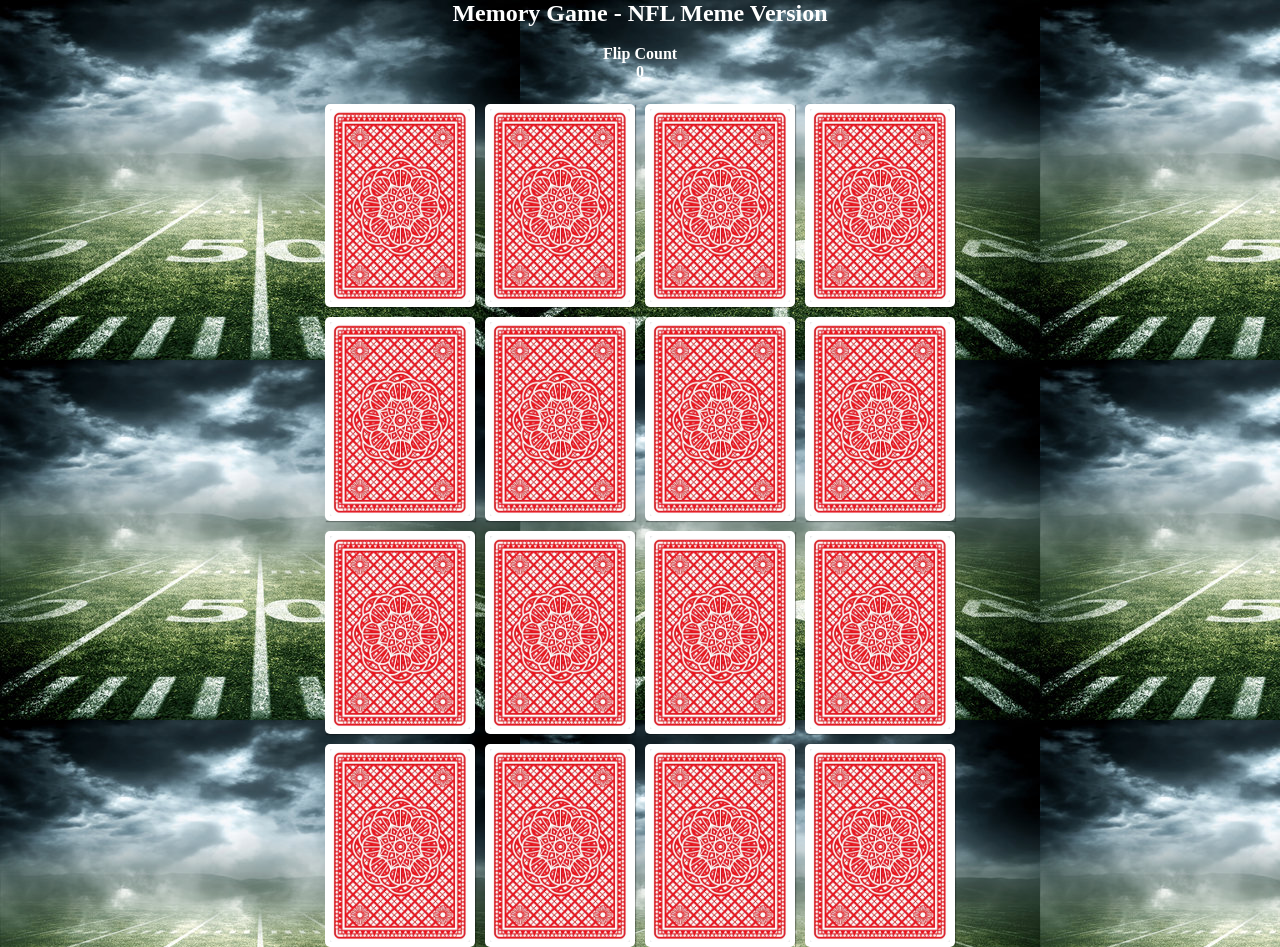
<file: index.html>
<!DOCTYPE html>
<html>
    <head>
        <meta charset="UTF-8">
        <title>Memory Game Project</title>
        <link rel="stylesheet" href="style.css">
    
    </head>
<body>
    <section class="game-info">
        <h2>Memory Game - NFL Meme Version</h2>
        <br>
        <h4>Flip Count</h4>
        <h4 id="flip-counter">0</h4>
    </section>
    <br>
       <section class="memory-game">
        <div class="memory-card" data-framework="meme1">
            <img class="front-face" src="Imagescopy/image1.png" alt="meme1"/>
            <img class="back-face" src="Imagescopy/Card front.png" alt="playCard"/>
        </div>
        <div class="memory-card" data-framework="meme1">
            <img class="front-face" src="Imagescopy/image1.png" alt="meme1" />
            <img class="back-face" src="Imagescopy/Card front.png" alt="playCard"/>
        </div>
        <div class="memory-card" data-framework="meme2">
            <img class="front-face" src="Imagescopy/image2.png" alt="meme2"/>
            <img class="back-face" src="Imagescopy/Card front.png" alt="playCard"/>
        </div>
        <div class="memory-card" data-framework="meme2">
            <img class="front-face" src="Imagescopy/image2.png" alt="meme2"/>
            <img class="back-face" src="Imagescopy/Card front.png" alt="playCard"/>
        </div>
        <div class="memory-card" data-framework="meme3">
            <img class="front-face" src="Imagescopy/image3.png" alt="meme3"/>
            <img class="back-face" src="Imagescopy/Card front.png" alt="playCard"/>
        </div>
        <div class="memory-card" data-framework="meme3">
            <img class="front-face" src="Imagescopy/image3.png" alt="meme3"/>
            <img class="back-face" src="Imagescopy/Card front.png" alt="playCard"/>
        </div>
        <div class="memory-card" data-framework="meme4">
            <img class="front-face" src="Imagescopy/image4.png" alt="meme4"/>
            <img class="back-face" src="Imagescopy/Card front.png" alt="playCard"/>
        </div>
        <div class="memory-card" data-framework="meme4">
            <img class="front-face" src="Imagescopy/image4.png" alt="meme4"/>
            <img class="back-face" src="Imagescopy/Card front.png" alt="playCard"/>
        </div>
        <div class="memory-card" data-framework="meme1">
            <img class="front-face" src="Imagescopy/image1.png" alt="meme1"/>
            <img class="back-face" src="Imagescopy/Card front.png" alt="playCard"/>
        </div>
        <div class="memory-card" data-framework="meme1">
            <img class="front-face" src="Imagescopy/image1.png" alt="meme1"/>
            <img class="back-face" src="Imagescopy/Card front.png" alt="playCard"/>
        </div>
        <div class="memory-card" data-framework="meme2">
            <img class="front-face" src="Imagescopy/image2.png" alt="meme2"/>
            <img class="back-face" src="Imagescopy/Card front.png" alt="playCard"/>
        </div>
        <div class="memory-card" data-framework="meme2">
            <img class="front-face" src="Imagescopy/image2.png" alt="meme2" />
            <img class="back-face" src="Imagescopy/Card front.png" alt="playCard"/>
        </div>
        <div class="memory-card" data-framework="meme3">
            <img class="front-face" src="Imagescopy/image3.png" alt="meme3"/>
            <img class="back-face" src="Imagescopy/Card front.png" alt="playCard"/>
        </div>
        <div class="memory-card" data-framework="meme3">
            <img class="front-face" src="Imagescopy/image3.png" alt="meme3" />
            <img class="back-face" src="Imagescopy/Card front.png" alt="playCard"/>
        </div>
        <div class="memory-card" data-framework="meme4">
            <img class="front-face" src="Imagescopy/image4.png" alt="meme4" />
            <img class="back-face" src="Imagescopy/Card front.png" alt="playCard"/>
        </div>
        <div class="memory-card" data-framework="meme4">
            <img class="front-face" src="Imagescopy/image4.png" alt="meme4" />
            <img class="back-face" src="Imagescopy/Card front.png" alt="playCard"/>
        </div>
       </section>
       <script src="script.js"></script>
    </body>
</html>
</file>
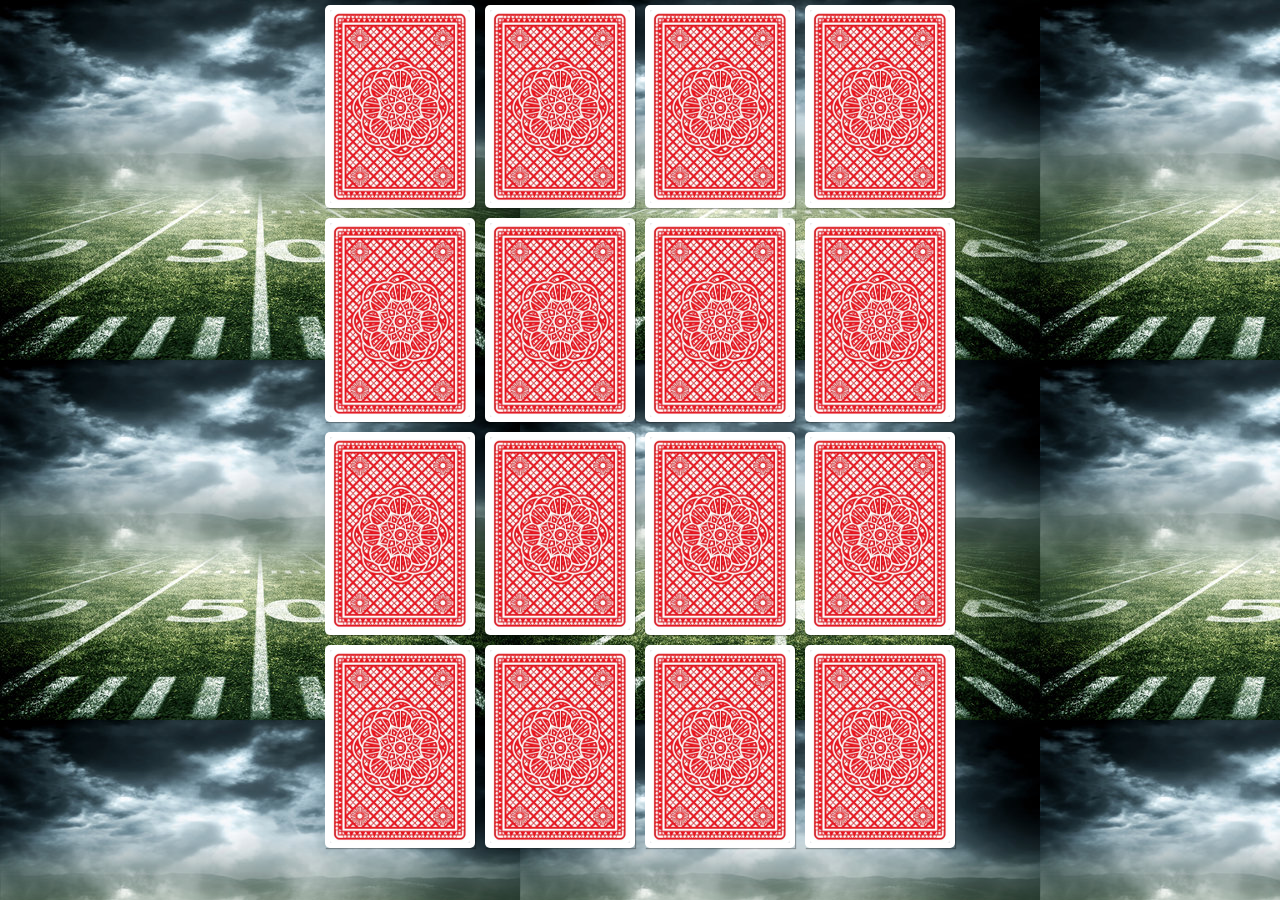
<file: memory.html>
<!DOCTYPE html>
<html>
    <head>
        <meta charset="UTF-8">
        <title>Memory Game Project</title>
        <link rel="stylesheet" href="style.css">
    
    </head>
<body>
       <section class="memory-game">
        <div class="memory-card" data-framework="meme1">
            <img class="front-face" src="Imagescopy/image1.png" alt="meme1"/>
            <img class="back-face" src="Imagescopy/Card front.png" alt="playCard"/>
        </div>
        <div class="memory-card" data-framework="meme1">
            <img class="front-face" src="Imagescopy/image1.png" alt="meme1" />
            <img class="back-face" src="Imagescopy/Card front.png" alt="playCard"/>
        </div>
        <div class="memory-card" data-framework="meme2">
            <img class="front-face" src="Imagescopy/image2.png" alt="meme2"/>
            <img class="back-face" src="Imagescopy/Card front.png" alt="playCard"/>
        </div>
        <div class="memory-card" data-framework="meme2">
            <img class="front-face" src="Imagescopy/image2.png" alt="meme2"/>
            <img class="back-face" src="Imagescopy/Card front.png" alt="playCard"/>
        </div>
        <div class="memory-card" data-framework="meme3">
            <img class="front-face" src="Imagescopy/image3.png" alt="meme3"/>
            <img class="back-face" src="Imagescopy/Card front.png" alt="playCard"/>
        </div>
        <div class="memory-card" data-framework="meme3">
            <img class="front-face" src="Imagescopy/image3.png" alt="meme3"/>
            <img class="back-face" src="Imagescopy/Card front.png" alt="playCard"/>
        </div>
        <div class="memory-card" data-framework="meme4">
            <img class="front-face" src="Imagescopy/image4.png" alt="meme4"/>
            <img class="back-face" src="Imagescopy/Card front.png" alt="playCard"/>
        </div>
        <div class="memory-card" data-framework="meme4">
            <img class="front-face" src="Imagescopy/image4.png" alt="meme4"/>
            <img class="back-face" src="Imagescopy/Card front.png" alt="playCard"/>
        </div>
        <div class="memory-card" data-framework="meme1">
            <img class="front-face" src="Imagescopy/image1.png" alt="meme1"/>
            <img class="back-face" src="Imagescopy/Card front.png" alt="playCard"/>
        </div>
        <div class="memory-card" data-framework="meme1">
            <img class="front-face" src="Imagescopy/image1.png" alt="meme1"/>
            <img class="back-face" src="Imagescopy/Card front.png" alt="playCard"/>
        </div>
        <div class="memory-card" data-framework="meme2">
            <img class="front-face" src="Imagescopy/image2.png" alt="meme2"/>
            <img class="back-face" src="Imagescopy/Card front.png" alt="playCard"/>
        </div>
        <div class="memory-card" data-framework="meme2">
            <img class="front-face" src="Imagescopy/image2.png" alt="meme2" />
            <img class="back-face" src="Imagescopy/Card front.png" alt="playCard"/>
        </div>
        <div class="memory-card" data-framework="meme3">
            <img class="front-face" src="Imagescopy/image3.png" alt="meme3"/>
            <img class="back-face" src="Imagescopy/Card front.png" alt="playCard"/>
        </div>
        <div class="memory-card" data-framework="meme3">
            <img class="front-face" src="Imagescopy/image3.png" alt="meme3" />
            <img class="back-face" src="Imagescopy/Card front.png" alt="playCard"/>
        </div>
        <div class="memory-card" data-framework="meme4">
            <img class="front-face" src="Imagescopy/image4.png" alt="meme4" />
            <img class="back-face" src="Imagescopy/Card front.png" alt="playCard"/>
        </div>
        <div class="memory-card" data-framework="meme4">
            <img class="front-face" src="Imagescopy/image4.png" alt="meme4" />
            <img class="back-face" src="Imagescopy/Card front.png" alt="playCard"/>
        </div>
       </section>
       <script src="script.js"></script>
    </body>
</html>
</file>
<file: style.css>
* {
  padding: 0;
  margin: 0;
  box-sizing: border-box;
}

body {
  height: 100vh;
  background: #303238 url("Imagescopy/nfl_background.png");
}

.memory-game {
  width: 640px;
  height: 640px;
  margin: auto;
  display: flex;
  flex-wrap: wrap;
  perspective: 1000px;
}

.memory-card {
  width: calc(25% - 10px);
  height: calc(33.333% - 10px);
  margin: 5px;
  position: relative;
  transform: scale(1);
  transform-style: preserve-3d;
  transition: transform .5s;
  box-shadow: 1px 1px 1px rgba(0,0,0,.3);
}

.memory-card:active {
  transform: scale(0.97);
  transition: transform .2s;
}

.memory-card.flip {
  transform: rotateY(180deg);
}

.front-face,
.back-face {
  width: 100%;
  height: 100%;
  padding: 5px;
  position: absolute;
  border-radius: 5px;
  background: #ffffff;
  backface-visibility: hidden;
}


.front-face {
  transform: rotateY(180deg);
}

h2, h4{
  color: white;
  text-align: center;
  margin: auto;

}
</file>
